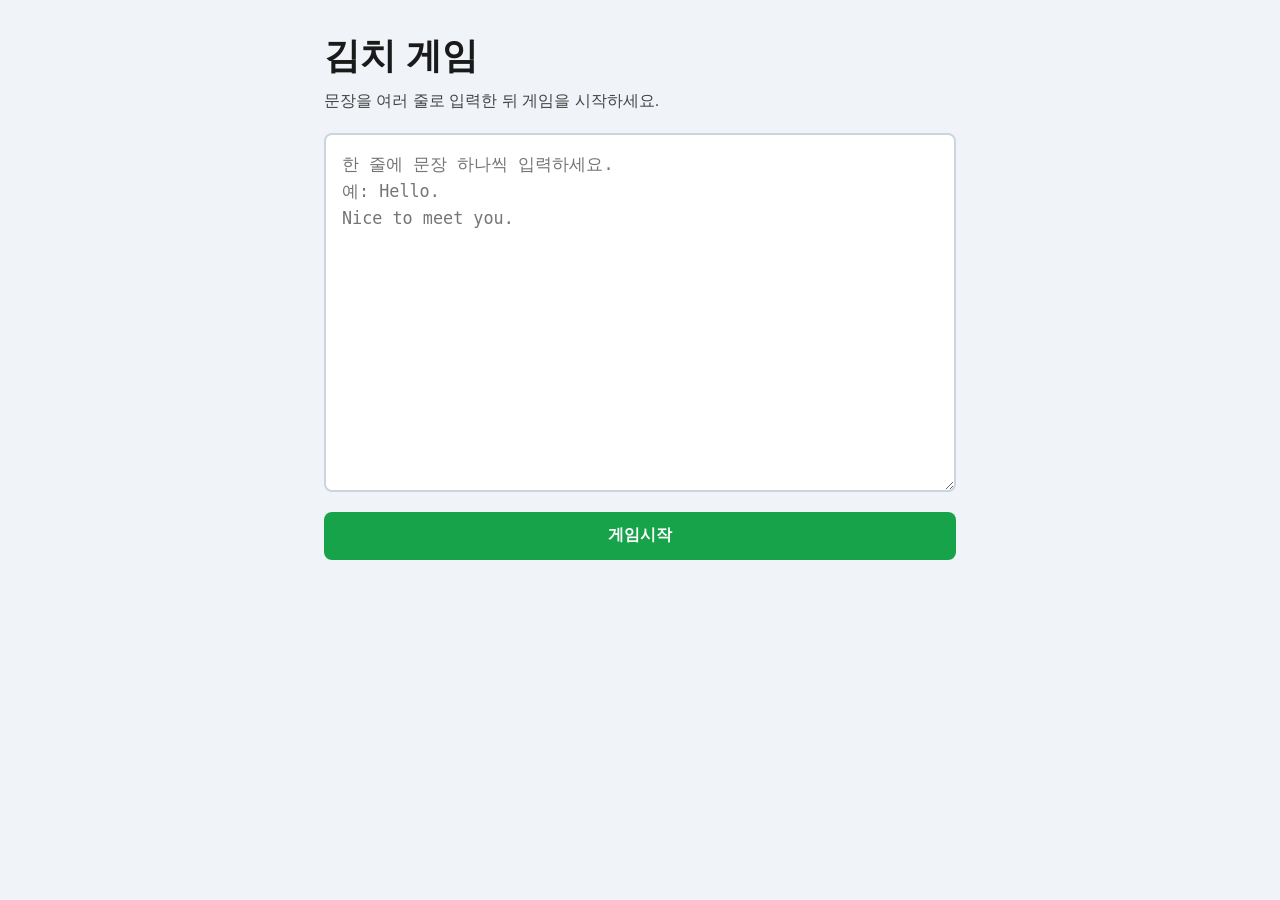
<file: index.html>
<!DOCTYPE html>
<html lang="ko">
<head>
  <meta charset="UTF-8" />
  <meta name="viewport" content="width=device-width, initial-scale=1.0" />
  <title>김치 게임</title>
  <link rel="stylesheet" href="styles.css" />
</head>
<body>
  <div id="app">
    <!-- 준비 화면 -->
    <section id="view-setup" class="view view-setup" aria-label="문장 입력">
      <header class="setup-header">
        <h1>김치 게임</h1>
        <p class="setup-lead">문장을 여러 줄로 입력한 뒤 게임을 시작하세요.</p>
      </header>
      <label class="sr-only" for="sentences-input">게임에 사용할 문장들</label>
      <textarea
        id="sentences-input"
        class="sentences-input"
        rows="12"
        placeholder="한 줄에 문장 하나씩 입력하세요.&#10;예: Hello.&#10;Nice to meet you."
        aria-invalid="false"
      ></textarea>
      <p id="setup-error" class="setup-error" role="alert" hidden></p>
      <button type="button" id="btn-start" class="btn btn-primary">게임시작</button>
    </section>

    <!-- 게임 전용 전체 화면 -->
    <section id="view-game" class="view view-game hidden" aria-label="게임 화면" hidden>
      <button
        type="button"
        id="btn-admin-hidden"
        class="btn-admin-hidden"
        aria-label="관리자용 설정"
        title="관리자용 설정"
      ></button>
      <button type="button" id="btn-settings" class="btn-settings" title="관리자용 설정">
        ·
      </button>
      <p id="game-final-badge" class="game-final-badge" hidden aria-hidden="true">FINAL</p>
      <div class="game-stage">
        <p id="game-toast" class="game-toast" role="alert" hidden></p>
        <div id="game-text" class="game-text" role="status"></div>
      </div>
      <footer class="game-footer">
        <button type="button" id="btn-next" class="btn btn-next">다음 페이지</button>
        <div class="game-footer-extra">
          <button type="button" id="btn-final" class="btn btn-final">Final</button>
          <button type="button" id="btn-winner" class="btn btn-winner">Winner</button>
        </div>
      </footer>
    </section>

    <!-- 김치 페이지 — 아웃 연출 -->
    <section id="view-kimchi" class="view view-kimchi hidden" aria-label="김치" hidden>
      <div class="kimchi-stage">
        <p class="kimchi-title" aria-hidden="true">KIMCHI!</p>
        <p class="kimchi-out" role="status">
          게임이 잠시 멈춥니다.<br />
          <span class="kimchi-out-strong">이번 차례 참가자는 아웃입니다.</span>
        </p>
        <video
          id="kimchi-video"
          class="kimchi-video"
          src="kimchisong.mp4"
          playsinline
          controls
          preload="auto"
        >
          영상을 재생할 수 없습니다. 브라우저가 동영상 재생을 지원하는지 확인해 주세요.
        </video>
      </div>
      <footer class="kimchi-footer">
        <button type="button" id="btn-next-participant" class="btn btn-kimchi-primary">다음 페이지</button>
        <button type="button" id="btn-kimchi-to-setup" class="btn btn-kimchi-secondary">준비 화면으로</button>
      </footer>
    </section>

    <!-- 스페셜 페이지: 카드 3장 → 뒤집기 후 결과 (등장 설정 후 타이머 경과 시 「다음 페이지」에서 등장) -->
    <section id="view-special" class="view view-special hidden" aria-label="스페셜" hidden>
      <div class="special-stage">
        <p id="special-prompt" class="special-prompt">카드 한 장을 골라 뒤집어 보세요.</p>
        <div
          id="special-cards-row"
          class="special-cards-row"
          role="group"
          aria-label="물음표 카드 세 장"
        >
          <button type="button" class="special-card-btn" id="special-card-0" aria-label="카드 1">
            <span class="special-card-flip">
              <span class="special-card-side special-card-back">?</span>
              <span class="special-card-side special-card-front" aria-hidden="true"></span>
            </span>
          </button>
          <button type="button" class="special-card-btn" id="special-card-1" aria-label="카드 2">
            <span class="special-card-flip">
              <span class="special-card-side special-card-back">?</span>
              <span class="special-card-side special-card-front" aria-hidden="true"></span>
            </span>
          </button>
          <button type="button" class="special-card-btn" id="special-card-2" aria-label="카드 3">
            <span class="special-card-flip">
              <span class="special-card-side special-card-back">?</span>
              <span class="special-card-side special-card-front" aria-hidden="true"></span>
            </span>
          </button>
        </div>
        <div id="special-result" class="special-result" hidden>
          <div id="special-deity-wrap" class="special-deity-wrap" hidden>
            <img
              id="special-deity-img"
              class="special-deity-img"
              alt=""
              decoding="async"
            />
          </div>
          <p id="special-label" class="special-label"></p>
          <p id="special-main" class="special-main" role="status"></p>
          <p id="special-sub" class="special-sub"></p>
          <div id="special-dice-wrap" class="special-dice-wrap" hidden>
            <div id="special-dice" class="special-dice" aria-hidden="true">🎲</div>
            <p id="special-dice-hint" class="special-dice-hint">주사위를 굴리는 중…</p>
          </div>
        </div>
      </div>
      <footer class="special-footer">
        <button type="button" id="btn-special-continue" class="btn btn-special-continue" disabled>
          다음 페이지
        </button>
      </footer>
    </section>

    <!-- Winner 연출 -->
    <section id="view-winner" class="view view-winner hidden" aria-label="승리" hidden>
      <canvas id="confetti-canvas" class="confetti-canvas" aria-hidden="true"></canvas>
      <div class="winner-content">
        <p class="winner-title">You're the winner!</p>
        <button type="button" id="btn-winner-close" class="btn btn-winner-close">게임으로</button>
      </div>
      <audio id="victory-audio" preload="auto">
        <source src="victory.mp3" type="audio/mpeg" />
      </audio>
    </section>

  </div>
  <script src="kimchi-sync.js"></script>
  <script src="app.js"></script>
</body>
</html>
</file>
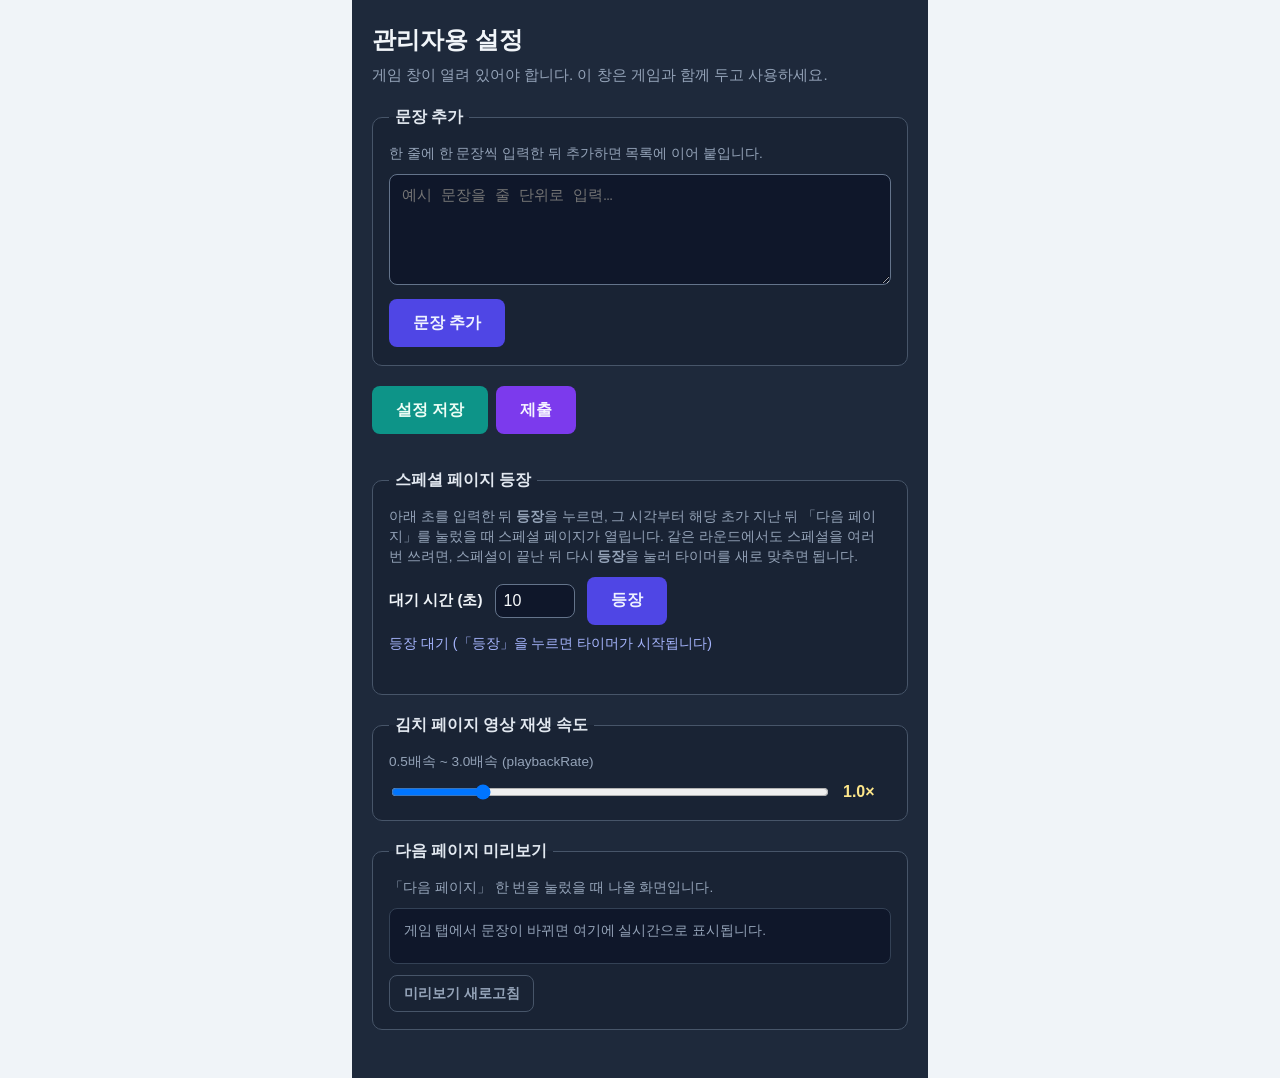
<file: admin.html>
<!DOCTYPE html>
<html lang="ko">
<head>
  <meta charset="UTF-8" />
  <meta name="viewport" content="width=device-width, initial-scale=1.0" />
  <title>김치 게임 — 관리자용 설정</title>
  <link rel="stylesheet" href="styles.css" />
</head>
<body>
  <div id="admin-app" class="admin-app">
    <header class="settings-header">
      <h2>관리자용 설정</h2>
      <p class="settings-lead">게임 창이 열려 있어야 합니다. 이 창은 게임과 함께 두고 사용하세요.</p>
    </header>
    <p id="admin-opener-error" class="admin-opener-error" hidden></p>
    <div class="settings-body">
      <fieldset class="settings-fieldset">
        <legend class="settings-legend">문장 추가</legend>
        <p class="settings-hint">한 줄에 한 문장씩 입력한 뒤 추가하면 목록에 이어 붙입니다.</p>
        <label class="sr-only" for="admin-append-input">추가할 문장</label>
        <textarea
          id="admin-append-input"
          class="settings-append-input"
          rows="4"
          placeholder="예시 문장을 줄 단위로 입력…"
        ></textarea>
        <button type="button" id="btn-admin-append" class="btn btn-settings-action">문장 추가</button>
      </fieldset>
      <p class="settings-save-row">
        <button type="button" id="btn-admin-save" class="btn btn-settings-save">설정 저장</button>
        <button type="button" id="btn-admin-submit" class="btn btn-settings-submit">제출</button>
      </p>
      <fieldset class="settings-fieldset">
        <legend class="settings-legend">스페셜 페이지 등장</legend>
        <p class="settings-hint">
          아래 초를 입력한 뒤 <strong>등장</strong>을 누르면, 그 시각부터 해당 초가 지난 뒤
          「다음 페이지」를 눌렀을 때 스페셜 페이지가 열립니다. 같은 라운드에서도 스페셜을
          여러 번 쓰려면, 스페셜이 끝난 뒤 다시 <strong>등장</strong>을 눌러 타이머를 새로 맞추면 됩니다.
        </p>
        <div class="settings-row">
          <label for="admin-special-seconds">대기 시간 (초)</label>
          <input
            type="number"
            id="admin-special-seconds"
            class="settings-number"
            min="1"
            max="999"
            step="1"
            value="10"
          />
          <button type="button" id="btn-admin-special-arm" class="btn btn-settings-action">등장</button>
        </div>
        <p id="admin-special-status" class="admin-special-status" aria-live="polite"></p>
      </fieldset>
      <fieldset class="settings-fieldset">
        <legend class="settings-legend">김치 페이지 영상 재생 속도</legend>
        <p class="settings-hint">0.5배속 ~ 3.0배속 (playbackRate)</p>
        <div class="settings-row settings-row-slider">
          <input
            type="range"
            id="admin-kimchi-rate"
            class="settings-range"
            min="0.5"
            max="3"
            step="0.1"
            value="1"
          />
          <span id="admin-kimchi-rate-value" class="settings-rate-value">1.0×</span>
        </div>
      </fieldset>
      <fieldset class="settings-fieldset">
        <legend class="settings-legend">다음 페이지 미리보기</legend>
        <p class="settings-hint">「다음 페이지」 한 번을 눌렀을 때 나올 화면입니다.</p>
        <div id="admin-next-preview" class="settings-next-preview" role="status"></div>
        <button type="button" id="btn-admin-refresh-preview" class="btn btn-settings-ghost">미리보기 새로고침</button>
      </fieldset>
    </div>
  </div>
  <script src="kimchi-sync.js"></script>
  <script src="admin.js"></script>
</body>
</html>
</file>
<file: styles.css>
/* 기본 */
*,
*::before,
*::after {
  box-sizing: border-box;
}

html,
body {
  margin: 0;
  min-height: 100%;
  font-family: "Malgun Gothic", "Apple SD Gothic Neo", sans-serif;
}

body {
  background: #f0f4f8;
  color: #1a1a1a;
}

#app {
  min-height: 100vh;
}

.sr-only {
  position: absolute;
  width: 1px;
  height: 1px;
  padding: 0;
  margin: -1px;
  overflow: hidden;
  clip: rect(0, 0, 0, 0);
  white-space: nowrap;
  border: 0;
}

.hidden {
  display: none !important;
}

/* 준비 화면 */
.view-setup {
  max-width: 42rem;
  margin: 0 auto;
  padding: 2rem 1.25rem 3rem;
  display: flex;
  flex-direction: column;
  gap: 1.25rem;
}

.setup-header h1 {
  margin: 0 0 0.5rem;
  font-size: clamp(1.75rem, 4vw, 2.25rem);
}

.setup-lead {
  margin: 0;
  color: #444;
  line-height: 1.5;
}

.sentences-input {
  width: 100%;
  padding: 1rem;
  font-size: 1.05rem;
  line-height: 1.6;
  border: 2px solid #cbd5e1;
  border-radius: 8px;
  resize: vertical;
  min-height: 200px;
}

.sentences-input:focus {
  outline: 3px solid #2563eb;
  outline-offset: 2px;
  border-color: #2563eb;
}

.sentences-input[aria-invalid="true"] {
  border-color: #dc2626;
}

.setup-error {
  margin: 0;
  color: #b91c1c;
  font-weight: 600;
  font-size: 0.95rem;
}

.setup-error[hidden] {
  display: none !important;
}

.btn {
  font: inherit;
  cursor: pointer;
  border: none;
  border-radius: 8px;
  padding: 0.85rem 1.5rem;
  font-weight: 600;
}

.btn-primary {
  background: #16a34a;
  color: #fff;
}

.btn-primary:hover {
  background: #15803d;
}

.btn-primary:focus-visible {
  outline: 3px solid #14532d;
  outline-offset: 2px;
}

.btn-secondary {
  background: #e2e8f0;
  color: #1e293b;
}

.btn-secondary:hover {
  background: #cbd5e1;
}

/* 게임 전용 — 고대비 · 중앙 큰 글씨 */
.view-game {
  min-height: 100vh;
  display: flex;
  flex-direction: column;
  background: #0f172a;
  color: #fefce8;
  position: relative;
}

.btn-settings {
  position: absolute;
  top: 0.75rem;
  right: 0.75rem;
  z-index: 2;
  font-size: 0.75rem;
  padding: 0.35rem 0.6rem;
  background: transparent;
  color: rgba(254, 252, 232, 0.55);
  border: 1px solid rgba(254, 252, 232, 0.25);
  border-radius: 6px;
  cursor: pointer;
  font-family: inherit;
}

.btn-settings:hover,
.btn-settings:focus-visible {
  color: #fefce8;
  border-color: rgba(254, 252, 232, 0.5);
}

.btn-settings:focus-visible {
  outline: 2px solid #fbbf24;
  outline-offset: 2px;
}

.btn-admin-hidden {
  position: absolute;
  bottom: 0.5rem;
  left: 0.5rem;
  z-index: 2;
  width: 12px;
  height: 12px;
  padding: 0;
  border: none;
  border-radius: 50%;
  background: rgba(254, 252, 232, 0.12);
  cursor: pointer;
  box-shadow: inset 0 0 0 1px rgba(254, 252, 232, 0.2);
}

.btn-admin-hidden:hover,
.btn-admin-hidden:focus-visible {
  background: rgba(254, 252, 232, 0.28);
  outline: none;
}

.btn-admin-hidden:focus-visible {
  box-shadow:
    inset 0 0 0 1px rgba(254, 252, 232, 0.45),
    0 0 0 2px #fbbf24;
}

.game-stage {
  position: relative;
  flex: 1;
  display: flex;
  align-items: center;
  justify-content: center;
  padding: 3.5rem 1.5rem 6rem;
  text-align: center;
}

.game-final-badge {
  position: absolute;
  top: 0.65rem;
  left: 50%;
  transform: translateX(-50%);
  z-index: 2;
  margin: 0;
  padding: 0.4rem 1.1rem;
  font-size: 0.82rem;
  font-weight: 900;
  letter-spacing: 0.22em;
  color: #1c1917;
  background: linear-gradient(135deg, #fde047, #f97316);
  border-radius: 999px;
  box-shadow: 0 4px 22px rgba(0, 0, 0, 0.4);
}

.game-final-badge[hidden] {
  display: none !important;
}

.game-toast {
  position: absolute;
  top: 3.25rem;
  left: 50%;
  transform: translateX(-50%);
  z-index: 4;
  margin: 0;
  padding: 0.55rem 1.1rem;
  max-width: min(92vw, 28rem);
  font-size: 0.95rem;
  font-weight: 700;
  line-height: 1.35;
  color: #fff7ed;
  background: rgba(153, 27, 27, 0.94);
  border-radius: 10px;
  box-shadow: 0 8px 28px rgba(0, 0, 0, 0.35);
}

.game-toast[hidden] {
  display: none !important;
}

.game-text {
  margin: 0;
  max-width: 95vw;
  font-size: clamp(2rem, 7vw, 4.5rem);
  font-weight: 700;
  line-height: 1.45;
  letter-spacing: -0.02em;
  text-shadow: 0 2px 24px rgba(0, 0, 0, 0.35);
  white-space: pre-line;
}

.game-footer {
  flex-shrink: 0;
  padding: 1rem 1.25rem 1.5rem;
  display: flex;
  flex-direction: column;
  align-items: center;
  gap: 0.85rem;
}

.game-footer-extra {
  display: flex;
  flex-wrap: wrap;
  gap: 0.65rem;
  justify-content: center;
  align-items: center;
}

.btn-final {
  min-width: 6.5rem;
  padding: 0.65rem 1.15rem;
  font-size: 0.95rem;
  background: #334155;
  color: #f8fafc;
  border: 1px solid rgba(248, 250, 252, 0.25);
}

.btn-final:hover:not(:disabled) {
  background: #475569;
}

.btn-final:disabled {
  opacity: 0.4;
  cursor: not-allowed;
}

.btn-winner {
  min-width: 6.5rem;
  padding: 0.65rem 1.15rem;
  font-size: 0.95rem;
  background: #7c3aed;
  color: #faf5ff;
}

.btn-winner:hover {
  background: #6d28d9;
}

.btn-final:focus-visible,
.btn-winner:focus-visible {
  outline: 3px solid #fde68a;
  outline-offset: 2px;
}

.btn-next {
  min-width: 12rem;
  padding: 1rem 2rem;
  font-size: 1.15rem;
  background: #fbbf24;
  color: #1c1917;
}

.btn-next:hover {
  background: #f59e0b;
}

.btn-next:focus-visible {
  outline: 3px solid #fef08a;
  outline-offset: 3px;
}

.btn-next:disabled {
  opacity: 0.45;
  cursor: not-allowed;
}

/* Winner 연출 */
.view-winner {
  min-height: 100vh;
  position: relative;
  background: #0f172a;
  overflow: hidden;
}

.confetti-canvas {
  position: absolute;
  inset: 0;
  width: 100%;
  height: 100%;
  display: block;
  pointer-events: none;
}

.winner-content {
  position: relative;
  z-index: 2;
  min-height: 100vh;
  display: flex;
  flex-direction: column;
  align-items: center;
  justify-content: center;
  gap: 2rem;
  padding: 2rem 1.25rem;
  text-align: center;
}

.winner-title {
  margin: 0;
  max-width: 95vw;
  font-size: clamp(2.25rem, 9vw, 4.75rem);
  font-weight: 900;
  line-height: 1.1;
  letter-spacing: -0.02em;
  color: #fef08a;
  text-shadow:
    0 0 40px rgba(250, 204, 21, 0.45),
    0 6px 28px rgba(0, 0, 0, 0.45);
}

.btn-winner-close {
  min-width: 12rem;
  padding: 0.95rem 1.75rem;
  font-size: 1.05rem;
  background: #22c55e;
  color: #052e16;
}

.btn-winner-close:hover {
  background: #16a34a;
  color: #fff;
}

.btn-winner-close:focus-visible {
  outline: 3px solid #86efac;
  outline-offset: 3px;
}

@media (prefers-reduced-motion: reduce) {
  .confetti-canvas {
    opacity: 0.35;
  }
}

/* 김치 페이지 */
.view-kimchi {
  min-height: 100vh;
  display: flex;
  flex-direction: column;
  background: #450a0a;
  color: #fef2f2;
  position: relative;
}

.kimchi-stage {
  flex: 1;
  display: flex;
  flex-direction: column;
  align-items: center;
  justify-content: center;
  padding: 2rem 1.25rem 1rem;
  gap: 1.25rem;
  text-align: center;
}

.kimchi-title {
  margin: 0;
  font-size: clamp(3rem, 14vw, 8rem);
  font-weight: 900;
  letter-spacing: 0.06em;
  line-height: 1;
  color: #fecaca;
  text-shadow:
    0 0 40px rgba(239, 68, 68, 0.85),
    0 4px 0 #7f1d1d;
  animation: kimchi-title-pulse 1.1s ease-in-out infinite alternate;
}

@keyframes kimchi-title-pulse {
  from {
    transform: scale(1);
    filter: brightness(1);
  }
  to {
    transform: scale(1.03);
    filter: brightness(1.08);
  }
}

@media (prefers-reduced-motion: reduce) {
  .kimchi-title {
    animation: none;
  }
}

.kimchi-out {
  margin: 0;
  font-size: clamp(1.15rem, 3.5vw, 1.65rem);
  font-weight: 600;
  line-height: 1.55;
  color: #fecdd3;
  max-width: 32rem;
}

.kimchi-out-strong {
  display: inline-block;
  margin-top: 0.35rem;
  font-size: 1.08em;
  color: #fff;
  text-shadow: 0 1px 12px rgba(0, 0, 0, 0.45);
}

.kimchi-video {
  width: min(100%, 520px);
  max-height: 38vh;
  border-radius: 12px;
  border: 3px solid rgba(254, 202, 202, 0.45);
  box-shadow: 0 12px 40px rgba(0, 0, 0, 0.45);
  background: #000;
}

.kimchi-footer {
  flex-shrink: 0;
  padding: 1rem 1.25rem 1.75rem;
  display: flex;
  flex-wrap: wrap;
  gap: 0.75rem;
  justify-content: center;
  align-items: center;
}

.btn-kimchi-primary {
  min-width: 11rem;
  padding: 0.95rem 1.35rem;
  font-size: 1.05rem;
  background: #fbbf24;
  color: #1c1917;
}

.btn-kimchi-primary:hover {
  background: #f59e0b;
}

.btn-kimchi-primary:focus-visible {
  outline: 3px solid #fde68a;
  outline-offset: 3px;
}

.btn-kimchi-secondary {
  min-width: 11rem;
  padding: 0.95rem 1.35rem;
  font-size: 1rem;
  background: rgba(255, 255, 255, 0.12);
  color: #fef2f2;
  border: 1px solid rgba(254, 202, 202, 0.45);
}

.btn-kimchi-secondary:hover {
  background: rgba(255, 255, 255, 0.2);
}

.btn-kimchi-secondary:focus-visible {
  outline: 3px solid #fca5a5;
  outline-offset: 3px;
}

/* 스페셜 페이지 */
.view-special {
  min-height: 100vh;
  display: flex;
  flex-direction: column;
  background: linear-gradient(165deg, #1e1b4b 0%, #312e81 42%, #1e3a8a 100%);
  color: #eef2ff;
  position: relative;
}

.special-stage {
  flex: 1;
  display: flex;
  flex-direction: column;
  align-items: center;
  justify-content: center;
  padding: 2.5rem 1.25rem 1rem;
  gap: 1.25rem;
  text-align: center;
}

.special-prompt {
  margin: 0;
  font-size: clamp(1.05rem, 3vw, 1.45rem);
  font-weight: 700;
  color: #e0e7ff;
}

.special-cards-row {
  display: flex;
  flex-wrap: wrap;
  gap: clamp(0.65rem, 3vw, 1.25rem);
  justify-content: center;
  align-items: stretch;
  max-width: 52rem;
  padding: 0 0.25rem;
}

.special-card-btn {
  width: clamp(5.5rem, 26vw, 9.5rem);
  height: clamp(7.5rem, 34vw, 12.5rem);
  perspective: 900px;
  background: none;
  border: none;
  padding: 0;
  cursor: pointer;
  border-radius: 14px;
  flex-shrink: 0;
}

.special-card-btn:focus-visible {
  outline: 3px solid #a5b4fc;
  outline-offset: 4px;
}

.special-card-btn:disabled {
  cursor: default;
  opacity: 0.38;
}

.special-card-flip {
  position: relative;
  width: 100%;
  height: 100%;
  transform-style: preserve-3d;
  transition: transform 0.65s cubic-bezier(0.4, 0.2, 0.2, 1);
  border-radius: 14px;
}

.special-card-btn.is-flipped .special-card-flip {
  transform: rotateY(180deg);
}

@media (prefers-reduced-motion: reduce) {
  .special-card-flip {
    transition: transform 0.15s ease;
  }
}

.special-card-side {
  position: absolute;
  inset: 0;
  display: flex;
  align-items: center;
  justify-content: center;
  backface-visibility: hidden;
  border-radius: 14px;
  font-weight: 900;
  line-height: 1.1;
  box-shadow: 0 10px 28px rgba(0, 0, 0, 0.35);
}

.special-card-back {
  font-size: clamp(2.5rem, 12vw, 4.5rem);
  color: #1e1b4b;
  background: linear-gradient(145deg, #e0e7ff 0%, #a5b4fc 100%);
  border: 4px solid rgba(255, 255, 255, 0.35);
}

.special-card-front {
  transform: rotateY(180deg);
  font-size: clamp(1rem, 4vw, 1.5rem);
  padding: 0.5rem;
  text-align: center;
  color: #0f172a;
  background: linear-gradient(145deg, #fef08a 0%, #fbbf24 100%);
  border: 4px solid rgba(254, 252, 232, 0.45);
  word-break: keep-all;
}

.special-result {
  width: 100%;
  max-width: 40rem;
  display: flex;
  flex-direction: column;
  align-items: center;
  gap: 0.65rem;
}

.special-result[hidden] {
  display: none !important;
}

.special-deity-wrap {
  width: 100%;
  display: flex;
  justify-content: center;
  margin: 0 0 0.35rem;
}

.special-deity-wrap[hidden] {
  display: none !important;
}

.special-deity-img {
  display: block;
  max-width: min(100%, 20rem);
  width: auto;
  height: auto;
  border-radius: 1rem;
  box-shadow: 0 16px 48px rgba(0, 0, 0, 0.4);
  object-fit: contain;
}

.special-deity-wrap--goddess .special-deity-img {
  animation: special-deity-float 2.8s ease-in-out infinite;
  will-change: transform;
}

@keyframes special-deity-float {
  0%,
  100% {
    transform: translateY(0) translateX(0);
  }
  25% {
    transform: translateY(-12px) translateX(4px);
  }
  50% {
    transform: translateY(-18px) translateX(-3px);
  }
  75% {
    transform: translateY(-8px) translateX(3px);
  }
}

@media (prefers-reduced-motion: reduce) {
  .special-deity-wrap--goddess .special-deity-img {
    animation: none;
  }
}

.special-label {
  margin: 0;
  font-size: clamp(0.95rem, 2.4vw, 1.2rem);
  font-weight: 700;
  letter-spacing: 0.04em;
  text-transform: uppercase;
  color: #a5b4fc;
}

.special-main {
  margin: 0;
  max-width: 96vw;
  font-size: clamp(1.65rem, 5.5vw, 3.25rem);
  font-weight: 800;
  line-height: 1.3;
  letter-spacing: -0.02em;
  text-shadow: 0 4px 28px rgba(0, 0, 0, 0.35);
}

.special-sub {
  margin: 0;
  max-width: 36rem;
  font-size: clamp(1rem, 2.8vw, 1.4rem);
  font-weight: 600;
  line-height: 1.5;
  color: #c7d2fe;
}

.special-dice-wrap {
  margin-top: 0.5rem;
  display: flex;
  flex-direction: column;
  align-items: center;
  gap: 0.75rem;
}

.special-dice-wrap[hidden] {
  display: none !important;
}

.special-dice {
  display: flex;
  align-items: center;
  justify-content: center;
  min-width: clamp(5.5rem, 28vw, 9rem);
  min-height: clamp(5.5rem, 28vw, 9rem);
  padding: 0.5rem;
  border-radius: 1.25rem;
  background: rgba(15, 23, 42, 0.55);
  border: 4px solid rgba(199, 210, 254, 0.45);
  box-shadow: 0 12px 40px rgba(0, 0, 0, 0.35);
  font-size: clamp(3.5rem, 16vw, 7rem);
  font-weight: 900;
  line-height: 1;
  color: #fef08a;
  text-shadow: 0 2px 0 #854d0e;
}

.special-dice.special-dice--rolling {
  animation: special-dice-shake 0.1s ease-in-out infinite;
}

@keyframes special-dice-shake {
  0%,
  100% {
    transform: rotate(-6deg) scale(1);
  }
  50% {
    transform: rotate(6deg) scale(1.04);
  }
}

@media (prefers-reduced-motion: reduce) {
  .special-dice.special-dice--rolling {
    animation: none;
  }
}

.special-dice-hint {
  margin: 0;
  font-size: clamp(0.95rem, 2.5vw, 1.15rem);
  font-weight: 600;
  color: #a5b4fc;
}

.special-footer {
  flex-shrink: 0;
  padding: 1rem 1.25rem 1.75rem;
  display: flex;
  justify-content: center;
}

.btn-special-continue {
  min-width: 12rem;
  padding: 1rem 2rem;
  font-size: 1.1rem;
  background: #818cf8;
  color: #1e1b4b;
}

.btn-special-continue:hover {
  background: #a5b4fc;
}

.btn-special-continue:focus-visible {
  outline: 3px solid #e0e7ff;
  outline-offset: 3px;
}

.btn-special-continue:disabled {
  opacity: 0.5;
  cursor: not-allowed;
}

/* 관리자 팝업 페이지 (admin.html) */
.admin-app {
  min-height: 100vh;
  box-sizing: border-box;
  max-width: 36rem;
  margin: 0 auto;
  padding: 1.5rem 1.25rem 2.5rem;
  background: #1e293b;
  color: #f1f5f9;
}

.admin-opener-error {
  margin: 0 0 1rem;
  padding: 0.75rem 1rem;
  font-size: 0.92rem;
  font-weight: 600;
  color: #fecaca;
  background: rgba(69, 10, 10, 0.85);
  border-radius: 10px;
  border: 1px solid rgba(248, 113, 113, 0.35);
}

.admin-special-status {
  margin: 0.5rem 0 0;
  min-height: 2.75rem;
  font-size: 0.88rem;
  line-height: 1.45;
  color: #a5b4fc;
}

.settings-header h2 {
  margin: 0 0 0.5rem;
  font-size: 1.5rem;
}

.settings-lead {
  margin: 0;
  color: #94a3b8;
  line-height: 1.5;
  font-size: 0.95rem;
}

.settings-body {
  flex: 1;
  margin-top: 1.25rem;
  overflow-y: auto;
  display: flex;
  flex-direction: column;
  gap: 1.25rem;
  padding-bottom: 0.5rem;
}

.settings-fieldset {
  margin: 0;
  padding: 1rem 1rem 1.1rem;
  border: 1px solid #475569;
  border-radius: 10px;
  background: rgba(15, 23, 42, 0.35);
}

.settings-legend {
  padding: 0 0.35rem;
  font-size: 1rem;
  font-weight: 700;
  color: #e2e8f0;
}

.settings-hint {
  margin: 0 0 0.65rem;
  font-size: 0.85rem;
  color: #94a3b8;
  line-height: 1.45;
}

.settings-hint code {
  font-size: 0.8rem;
  color: #a5b4fc;
  background: rgba(30, 41, 59, 0.9);
  padding: 0.1rem 0.35rem;
  border-radius: 4px;
}

.settings-append-input {
  width: 100%;
  margin-bottom: 0.65rem;
  padding: 0.65rem 0.75rem;
  font-size: 0.95rem;
  line-height: 1.45;
  border-radius: 8px;
  border: 1px solid #64748b;
  background: #0f172a;
  color: #f8fafc;
  resize: vertical;
  min-height: 5rem;
}

.settings-append-input:focus {
  outline: 2px solid #6366f1;
  outline-offset: 1px;
  border-color: #818cf8;
}

.settings-row {
  display: flex;
  align-items: center;
  gap: 0.75rem;
  flex-wrap: wrap;
}

.settings-row label {
  font-weight: 600;
  font-size: 0.95rem;
}

.settings-number {
  width: 5rem;
  padding: 0.45rem 0.5rem;
  font-size: 1rem;
  border-radius: 8px;
  border: 1px solid #64748b;
  background: #0f172a;
  color: #f8fafc;
}

.settings-row-slider {
  align-items: center;
}

.settings-range {
  flex: 1;
  min-width: 160px;
  max-width: 100%;
}

.settings-rate-value {
  min-width: 3rem;
  font-weight: 700;
  font-variant-numeric: tabular-nums;
  color: #fde68a;
}

.settings-next-preview {
  margin: 0 0 0.65rem;
  padding: 0.75rem 0.85rem;
  min-height: 3.5rem;
  font-size: 0.9rem;
  line-height: 1.45;
  white-space: pre-line;
  word-break: keep-all;
  color: #e2e8f0;
  background: #0f172a;
  border: 1px solid #334155;
  border-radius: 8px;
}

.settings-next-preview .preview-kind {
  display: block;
  font-size: 0.75rem;
  font-weight: 700;
  letter-spacing: 0.04em;
  color: #818cf8;
  margin-bottom: 0.35rem;
}

.settings-save-row {
  display: flex;
  flex-wrap: wrap;
  gap: 0.5rem;
  margin: 0 0 1rem;
}

.btn-settings-save {
  background: #0d9488;
  color: #ecfdf5;
}

.btn-settings-save:hover {
  background: #0f766e;
}

.btn-settings-submit {
  background: #7c3aed;
  color: #f5f3ff;
}

.btn-settings-submit:hover {
  background: #6d28d9;
}

.admin-preview-block {
  margin-bottom: 0.85rem;
}

.admin-preview-block:last-child {
  margin-bottom: 0;
}

.admin-preview-pre {
  margin: 0.35rem 0 0;
  white-space: pre-wrap;
  word-break: keep-all;
  font: inherit;
  color: inherit;
}

.admin-preview-placeholder {
  margin: 0;
}

.btn-settings-action {
  background: #4f46e5;
  color: #eef2ff;
}

.btn-settings-action:hover {
  background: #4338ca;
}

.btn-settings-ghost {
  background: transparent;
  color: #94a3b8;
  border: 1px solid #475569;
  font-size: 0.9rem;
  padding: 0.5rem 0.85rem;
}

.btn-settings-ghost:hover {
  color: #e2e8f0;
  border-color: #64748b;
}

.settings-footer {
  padding-top: 1.5rem;
}
</file>
